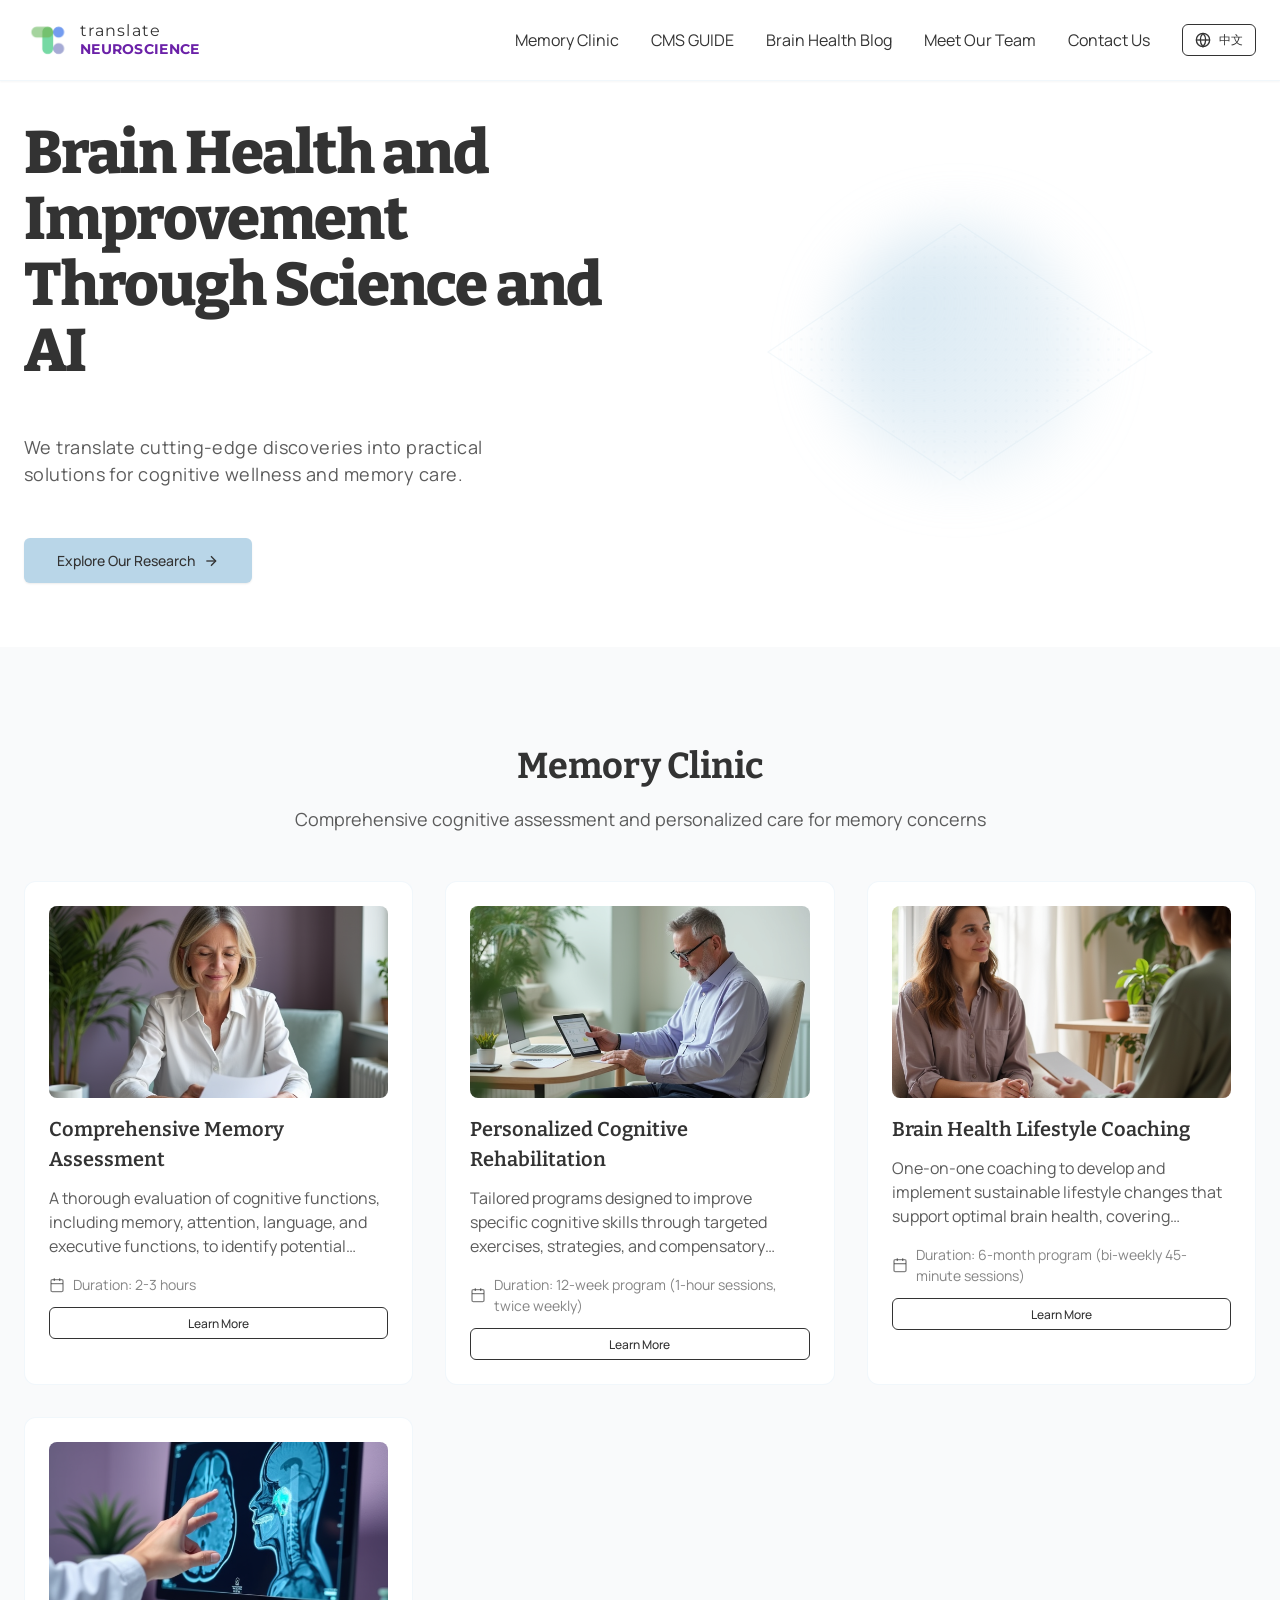
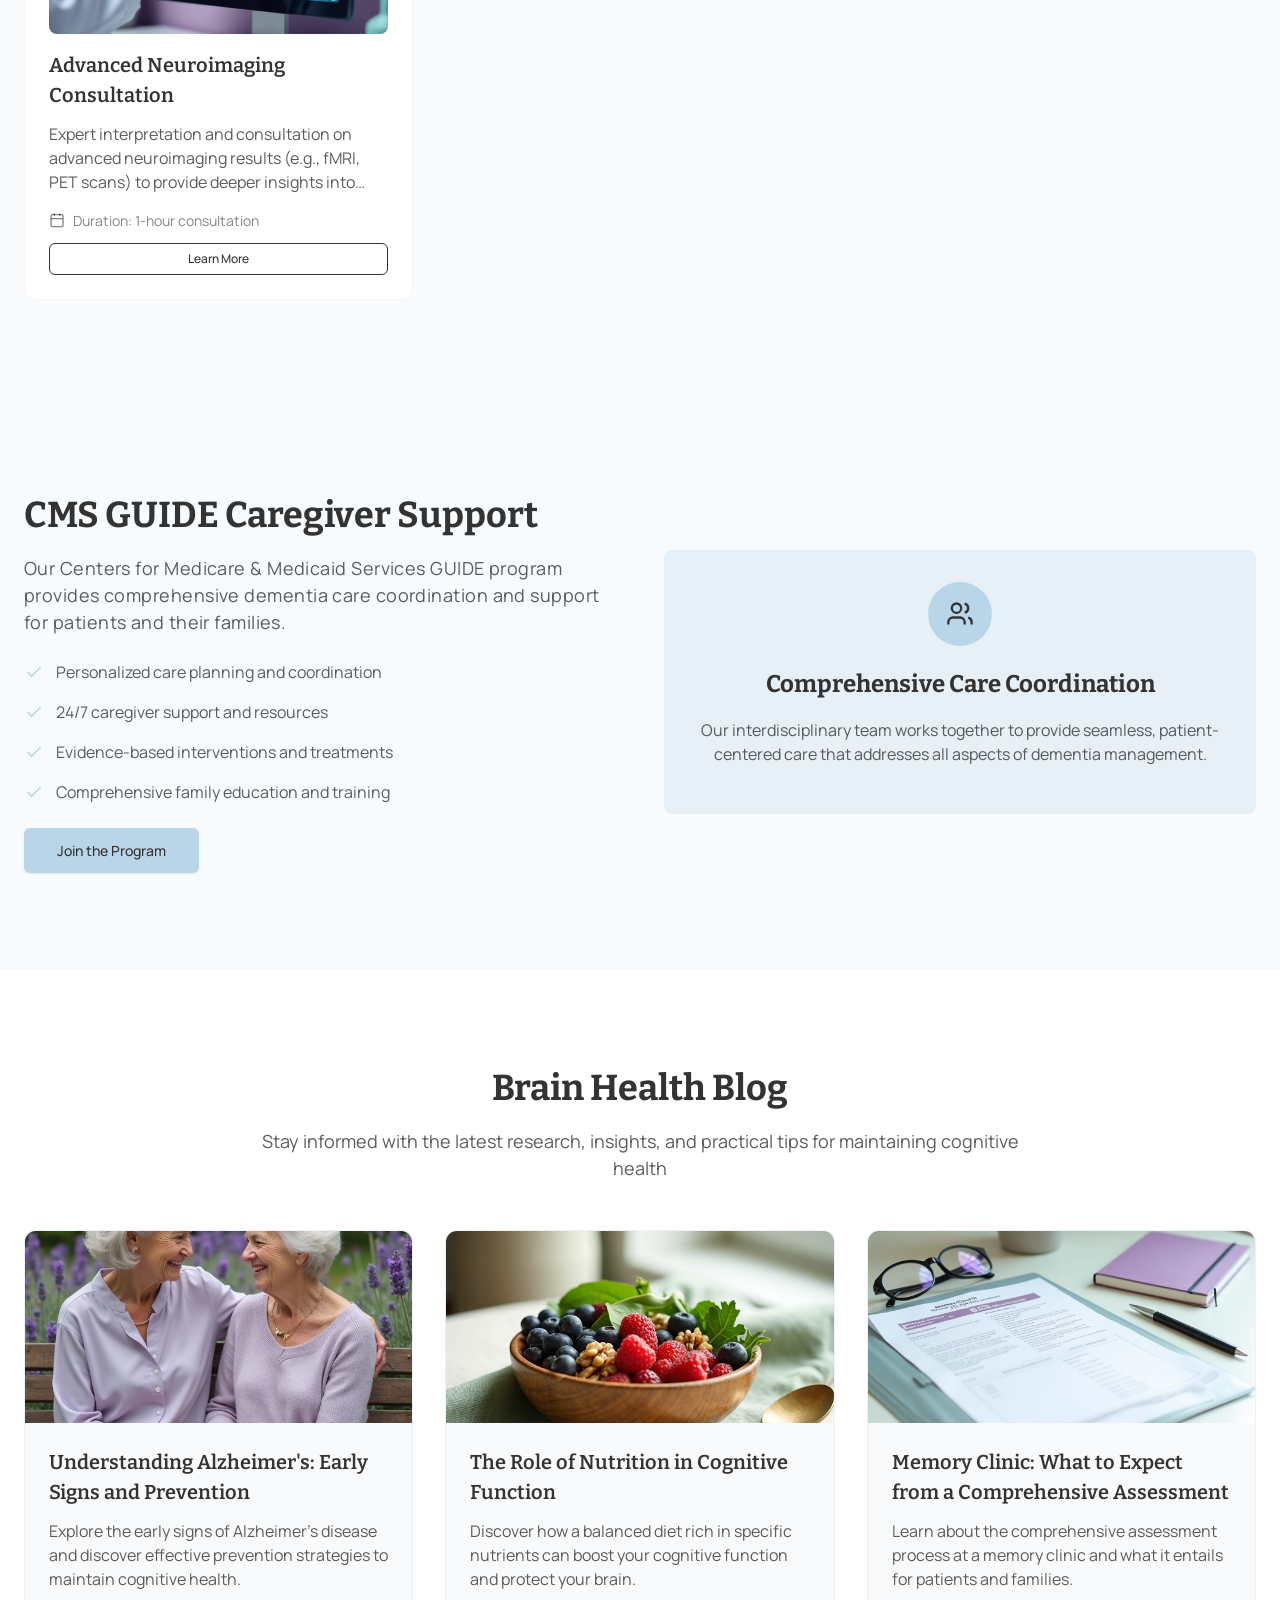
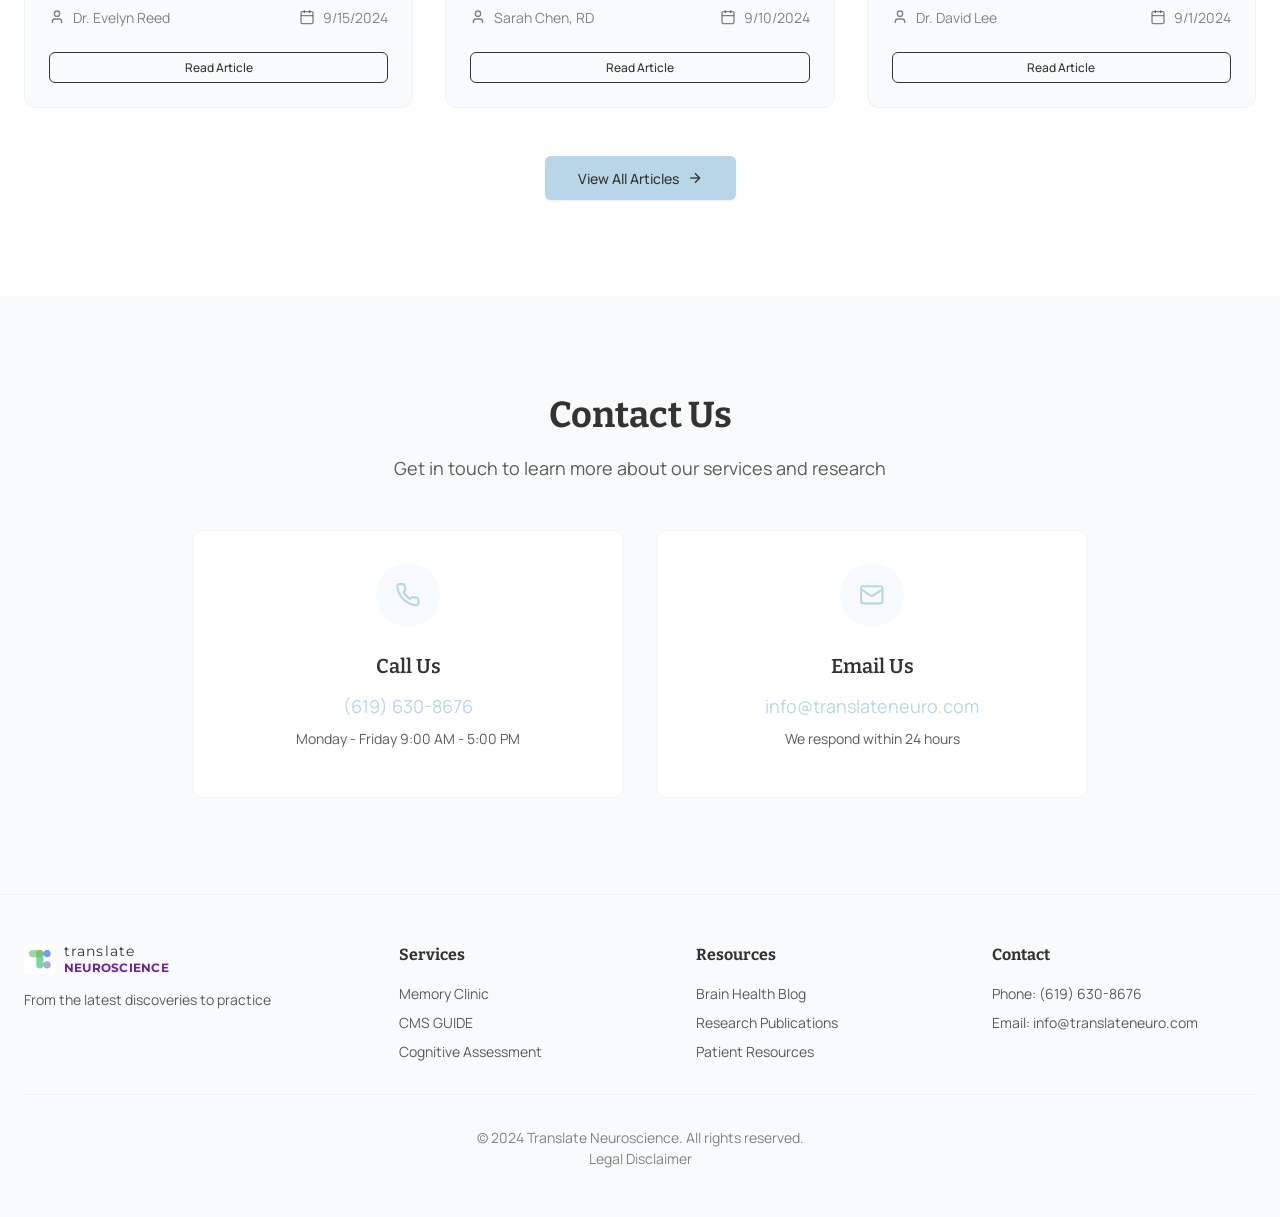
<file: index.html>
<!DOCTYPE html>
<html lang="en">
<head>
  <meta charset="utf-8">
  <meta name="viewport" content="width=device-width, initial-scale=1">
  <title>Home | Translate Neuro</title>
  <meta name="description" content="We translate cutting-edge discoveries into practical solutions for cognitive wellness and memory care.">
  <link rel="preconnect" href="https://fonts.googleapis.com">
  <link rel="preconnect" href="https://fonts.gstatic.com" crossorigin>
  <link href="https://fonts.googleapis.com/css2?family=Bitter:wght@600;700;800&family=Manrope:wght@400;500;600;700&family=Montserrat:wght@400;700&display=swap" rel="stylesheet">
  <link rel="stylesheet" href="css/styles.css">
  <link rel="icon" href="assets/logo.png">
</head>
<body>
  <header class="site-header">
    <div class="wrap">
      <nav class="nav">
        <a class="brand" href="index.html">
          <img src="assets/logo.png" alt="Translate Neuroscience Logo" width="48" height="48">
          <span class="wordmark"><span class="lower">translate</span><br><span class="upper">Neuroscience</span></span>
        </a>
        <div class="nav-links">
          <a href="#memory-clinic" data-en="Memory Clinic" data-zh="記憶診所">Memory Clinic</a>
          <a href="#cms-guide">CMS GUIDE</a>
          <a href="#blog" data-en="Brain Health Blog" data-zh="腦健康部落格">Brain Health Blog</a>
          <a href="introduction.html" data-en="Meet Our Team" data-zh="團隊介紹">Meet Our Team</a>
          <a href="#contact" data-en="Contact Us" data-zh="聯絡我們">Contact Us</a>
          <button class="lang-btn" type="button" data-lang-toggle>
            <svg viewBox="0 0 24 24" fill="none" stroke="currentColor" stroke-width="2" aria-hidden="true"><circle cx="12" cy="12" r="10"></circle><path d="M12 2a14.5 14.5 0 0 0 0 20 14.5 14.5 0 0 0 0-20"></path><path d="M2 12h20"></path></svg>
            <span data-lang-label>中文</span>
          </button>
        </div>
        <div class="menu-slot">
          <button class="menu-toggle" type="button" data-menu-open aria-label="Open menu">
            <svg viewBox="0 0 24 24" fill="none" stroke="currentColor" stroke-width="2"><path d="M4 6h16M4 12h16M4 18h16"></path></svg>
          </button>
          <div class="mobile-menu" data-mobile-menu>
            <div class="menu-head">
              <h3 data-en="Navigation Menu" data-zh="導航菜單">Navigation Menu</h3>
              <button class="icon-btn" type="button" data-menu-close aria-label="Close menu">
                <svg viewBox="0 0 24 24" width="20" height="20" fill="none" stroke="currentColor" stroke-width="2"><path d="M18 6 6 18M6 6l12 12"></path></svg>
              </button>
            </div>
            <p class="menu-label" data-en="Main Pages" data-zh="主要頁面">Main Pages</p>
            <a class="menu-link" href="#memory-clinic" data-menu-close>
              <span class="menu-ico"><svg viewBox="0 0 24 24" fill="none" stroke="currentColor" stroke-width="2"><path d="M12 2a7 7 0 0 0-7 7c0 3 2 5 3 7 1 2 1 4 1 4h6s0-2 1-4c1-2 3-4 3-7a7 7 0 0 0-7-7z"></path></svg></span>
              <span><strong data-en="Memory Clinic" data-zh="記憶診所">Memory Clinic</strong><span data-en="Professional memory assessment" data-zh="專業記憶評估">Professional memory assessment</span></span>
            </a>
            <a class="menu-link" href="#cms-guide" data-menu-close>
              <span class="menu-ico"><svg viewBox="0 0 24 24" fill="none" stroke="currentColor" stroke-width="2"><path d="M16 21v-2a4 4 0 0 0-4-4H6a4 4 0 0 0-4 4v2"></path><circle cx="9" cy="7" r="4"></circle><path d="M22 21v-2a4 4 0 0 0-3-3.87"></path><path d="M16 3.13a4 4 0 0 1 0 7.75"></path></svg></span>
              <span><strong data-en="CMS Guide" data-zh="CMS 指南">CMS Guide</strong><span data-en="Caregiver support program" data-zh="照護者支援計劃">Caregiver support program</span></span>
            </a>
            <a class="menu-link" href="#blog" data-menu-close>
              <span class="menu-ico"><svg viewBox="0 0 24 24" fill="none" stroke="currentColor" stroke-width="2"><path d="M4 19.5A2.5 2.5 0 0 1 6.5 17H20"></path><path d="M6.5 2H20v20H6.5A2.5 2.5 0 0 1 4 19.5v-15A2.5 2.5 0 0 1 6.5 2z"></path></svg></span>
              <span><strong data-en="Brain Health Blog" data-zh="腦健康博客">Brain Health Blog</strong><span data-en="Latest research & insights" data-zh="最新研究與見解">Latest research & insights</span></span>
            </a>
            <a class="menu-link" href="introduction.html" data-menu-close>
              <span class="menu-ico"><svg viewBox="0 0 24 24" fill="none" stroke="currentColor" stroke-width="2"><path d="M19 21v-2a4 4 0 0 0-4-4H9a4 4 0 0 0-4 4v2"></path><circle cx="12" cy="7" r="4"></circle></svg></span>
              <span><strong data-en="Meet Our Team" data-zh="團隊介紹">Meet Our Team</strong><span data-en="Professional medical team" data-zh="專業醫療團隊">Professional medical team</span></span>
            </a>
            <div class="menu-split">
              <p class="menu-label" data-en="Language" data-zh="語言">Language</p>
              <div style="padding: 0 0.75rem 0.5rem;">
                <button class="lang-btn" type="button" data-lang-toggle>
                  <svg viewBox="0 0 24 24" fill="none" stroke="currentColor" stroke-width="2" aria-hidden="true"><circle cx="12" cy="12" r="10"></circle><path d="M12 2a14.5 14.5 0 0 0 0 20 14.5 14.5 0 0 0 0-20"></path><path d="M2 12h20"></path></svg>
                  <span data-lang-label>中文</span>
                </button>
              </div>
            </div>
            <div class="menu-split">
              <p class="menu-label" data-en="Contact" data-zh="聯繫方式">Contact</p>
              <a class="menu-link" href="#contact" data-menu-close>
                <span class="menu-ico"><svg viewBox="0 0 24 24" fill="none" stroke="currentColor" stroke-width="2"><path d="M22 16.92v3a2 2 0 0 1-2.18 2 19.8 19.8 0 0 1-8.63-3.07 19.5 19.5 0 0 1-6-6A19.8 19.8 0 0 1 2.12 4.18 2 2 0 0 1 4.11 2h3a2 2 0 0 1 2 1.72c.13.81.3 1.6.52 2.36a2 2 0 0 1-.45 2.11L8.09 9.91a16 16 0 0 0 6 6l1.27-1.27a2 2 0 0 1 2.11-.45c.76.22 1.55.39 2.36.52A2 2 0 0 1 22 16.92z"></path></svg></span>
                <span><strong data-en="Contact Us" data-zh="聯繫我們">Contact Us</strong><span data-en="Appointments & inquiries" data-zh="預約與諮詢">Appointments & inquiries</span></span>
              </a>
              <div class="menu-actions">
                <a href="tel:+16196308676"><svg viewBox="0 0 24 24" fill="none" stroke="currentColor" stroke-width="2"><path d="M22 16.92v3a2 2 0 0 1-2.18 2 19.8 19.8 0 0 1-8.63-3.07 19.5 19.5 0 0 1-6-6A19.8 19.8 0 0 1 2.12 4.18 2 2 0 0 1 4.11 2h3a2 2 0 0 1 2 1.72c.13.81.3 1.6.52 2.36a2 2 0 0 1-.45 2.11L8.09 9.91a16 16 0 0 0 6 6l1.27-1.27a2 2 0 0 1 2.11-.45c.76.22 1.55.39 2.36.52A2 2 0 0 1 22 16.92z"></path></svg><span data-en="Call" data-zh="致電">Call</span></a>
                <a href="mailto:info@translateneuro.com"><svg viewBox="0 0 24 24" fill="none" stroke="currentColor" stroke-width="2"><rect width="20" height="16" x="2" y="4" rx="2"></rect><path d="m22 7-8.97 5.7a1.94 1.94 0 0 1-2.06 0L2 7"></path></svg><span data-en="Email" data-zh="郵件">Email</span></a>
              </div>
            </div>
          </div>
        </div>
      </nav>
    </div>
  </header>

  <main>
    <section class="hero">
      <div class="wrap hero-grid">
        <div class="stack">
          <h1 data-en="Brain Health and Improvement Through Science and AI" data-zh="應用科學和人工智慧來改善腦的健康">Brain Health and Improvement Through Science and AI</h1>
          <p class="lede muted" data-en="We translate cutting-edge discoveries into practical solutions for cognitive wellness and memory care." data-zh="我們將最新發現轉化為認知健康和記憶護理的實用解決方案。">We translate cutting-edge discoveries into practical solutions for cognitive wellness and memory care.</p>
          <div>
            <a class="btn btn-primary" href="introduction.html">
              <span data-en="Explore Our Research" data-zh="探索我們的研究">Explore Our Research</span>
              <svg viewBox="0 0 24 24" fill="none" stroke="currentColor" stroke-width="2"><path d="M5 12h14"></path><path d="m12 5 7 7-7 7"></path></svg>
            </a>
          </div>
        </div>
        <div class="brain" aria-hidden="true">
          <svg viewBox="0 0 400 300">
            <defs>
              <pattern id="dots" x="0" y="0" width="8" height="8" patternUnits="userSpaceOnUse">
                <circle cx="4" cy="4" r="1" fill="currentColor" opacity="0.6"></circle>
              </pattern>
            </defs>
            <polygon points="200,50 350,150 200,250 50,150" fill="url(#dots)" stroke="currentColor" stroke-width="1" opacity="0.8"></polygon>
          </svg>
          <div class="orb"></div>
        </div>
      </div>
    </section>

    <section class="section section-alt" id="memory-clinic">
      <div class="wrap">
        <div class="center">
          <h2 class="display" data-en="Memory Clinic" data-zh="記憶診所">Memory Clinic</h2>
          <p class="sub" data-en="Comprehensive cognitive assessment and personalized care for memory concerns" data-zh="針對記憶問題的全面認知評估和個人化護理">Comprehensive cognitive assessment and personalized care for memory concerns</p>
        </div>
        <div class="cards three">
          <article class="card">
            <div class="card-body">
              <div class="thumb"><img class="cover" src="assets/service-assessment.png" alt="Comprehensive Memory Assessment"></div>
              <h3 data-en="Comprehensive Memory Assessment" data-zh="Comprehensive Memory Assessment">Comprehensive Memory Assessment</h3>
              <p class="clamp-3" data-en="A thorough evaluation of cognitive functions, including memory, attention, language, and executive functions, to identify potential concerns and establish a baseline for brain health." data-zh="A thorough evaluation of cognitive functions, including memory, attention, language, and executive functions, to identify potential concerns and establish a baseline for brain health.">A thorough evaluation of cognitive functions, including memory, attention, language, and executive functions, to identify potential concerns and establish a baseline for brain health.</p>
              <div class="meta"><svg viewBox="0 0 24 24" fill="none" stroke="currentColor" stroke-width="2"><path d="M8 2v4"></path><path d="M16 2v4"></path><rect width="18" height="18" x="3" y="4" rx="2"></rect><path d="M3 10h18"></path></svg><span><span data-en="Duration" data-zh="持續時間">Duration</span>: <span data-en="2-3 hours" data-zh="2-3 hours">2-3 hours</span></span></div>
              <button class="btn btn-block" type="button" data-en="Learn More" data-zh="瞭解更多">Learn More</button>
            </div>
          </article>
          <article class="card">
            <div class="card-body">
              <div class="thumb"><img class="cover" src="assets/service-rehab.png" alt="Personalized Cognitive Rehabilitation"></div>
              <h3>Personalized Cognitive Rehabilitation</h3>
              <p class="clamp-3">Tailored programs designed to improve specific cognitive skills through targeted exercises, strategies, and compensatory techniques, guided by neuroscience principles.</p>
              <div class="meta"><svg viewBox="0 0 24 24" fill="none" stroke="currentColor" stroke-width="2"><path d="M8 2v4"></path><path d="M16 2v4"></path><rect width="18" height="18" x="3" y="4" rx="2"></rect><path d="M3 10h18"></path></svg><span><span data-en="Duration" data-zh="持續時間">Duration</span>: 12-week program (1-hour sessions, twice weekly)</span></div>
              <button class="btn btn-block" type="button" data-en="Learn More" data-zh="瞭解更多">Learn More</button>
            </div>
          </article>
          <article class="card">
            <div class="card-body">
              <div class="thumb"><img class="cover" src="assets/service-lifestyle.png" alt="Brain Health Lifestyle Coaching"></div>
              <h3>Brain Health Lifestyle Coaching</h3>
              <p class="clamp-3">One-on-one coaching to develop and implement sustainable lifestyle changes that support optimal brain health, covering nutrition, exercise, sleep, stress management, and social engagement.</p>
              <div class="meta"><svg viewBox="0 0 24 24" fill="none" stroke="currentColor" stroke-width="2"><path d="M8 2v4"></path><path d="M16 2v4"></path><rect width="18" height="18" x="3" y="4" rx="2"></rect><path d="M3 10h18"></path></svg><span><span data-en="Duration" data-zh="持續時間">Duration</span>: 6-month program (bi-weekly 45-minute sessions)</span></div>
              <button class="btn btn-block" type="button" data-en="Learn More" data-zh="瞭解更多">Learn More</button>
            </div>
          </article>
          <article class="card">
            <div class="card-body">
              <div class="thumb"><img class="cover" src="assets/service-imaging.png" alt="Advanced Neuroimaging Consultation"></div>
              <h3>Advanced Neuroimaging Consultation</h3>
              <p class="clamp-3">Expert interpretation and consultation on advanced neuroimaging results (e.g., fMRI, PET scans) to provide deeper insights into brain structure and function related to cognitive health.</p>
              <div class="meta"><svg viewBox="0 0 24 24" fill="none" stroke="currentColor" stroke-width="2"><path d="M8 2v4"></path><path d="M16 2v4"></path><rect width="18" height="18" x="3" y="4" rx="2"></rect><path d="M3 10h18"></path></svg><span><span data-en="Duration" data-zh="持續時間">Duration</span>: 1-hour consultation</span></div>
              <button class="btn btn-block" type="button" data-en="Learn More" data-zh="瞭解更多">Learn More</button>
            </div>
          </article>
        </div>
      </div>
    </section>

    <section class="section section-tint" id="cms-guide">
      <div class="wrap split">
        <div>
          <h2 class="display" data-en="CMS GUIDE Caregiver Support" data-zh="CMS GUIDE 家屬照護者支援">CMS GUIDE Caregiver Support</h2>
          <p class="lede muted" style="margin-top:1rem;max-width:none" data-en="Our Centers for Medicare &amp; Medicaid Services GUIDE program provides comprehensive dementia care coordination and support for patients and their families." data-zh="我們的醫療保險和醫療補助服務中心指導項目為患者及其家屬提供全面的失智症護理協調和支援。">Our Centers for Medicare &amp; Medicaid Services GUIDE program provides comprehensive dementia care coordination and support for patients and their families.</p>
          <ul class="checks" style="margin-top:1.5rem">
            <li><svg viewBox="0 0 24 24" fill="none" stroke="currentColor" stroke-width="2"><path d="M20 6 9 17l-5-5"></path></svg><span data-en="Personalized care planning and coordination" data-zh="個人化護理規劃和協調">Personalized care planning and coordination</span></li>
            <li><svg viewBox="0 0 24 24" fill="none" stroke="currentColor" stroke-width="2"><path d="M20 6 9 17l-5-5"></path></svg><span data-en="24/7 caregiver support and resources" data-zh="24/7照護者支援和資源">24/7 caregiver support and resources</span></li>
            <li><svg viewBox="0 0 24 24" fill="none" stroke="currentColor" stroke-width="2"><path d="M20 6 9 17l-5-5"></path></svg><span data-en="Evidence-based interventions and treatments" data-zh="循證干預和治療">Evidence-based interventions and treatments</span></li>
            <li><svg viewBox="0 0 24 24" fill="none" stroke="currentColor" stroke-width="2"><path d="M20 6 9 17l-5-5"></path></svg><span data-en="Comprehensive family education and training" data-zh="全面的家庭教育和培訓">Comprehensive family education and training</span></li>
          </ul>
          <div style="margin-top:1.5rem">
            <a class="btn btn-primary" href="https://info.ianacare.com/guide-tn" target="_blank" rel="noopener noreferrer" data-en="Join the Program" data-zh="加入項目">Join the Program</a>
          </div>
        </div>
        <div class="feature-panel">
          <div class="feature-icon" aria-hidden="true">
            <svg viewBox="0 0 24 24" fill="none" stroke="currentColor" stroke-width="2"><path d="M16 21v-2a4 4 0 0 0-4-4H6a4 4 0 0 0-4 4v2"></path><circle cx="9" cy="7" r="4"></circle><path d="M22 21v-2a4 4 0 0 0-3-3.87"></path><path d="M16 3.13a4 4 0 0 1 0 7.75"></path></svg>
          </div>
          <h3 data-en="Comprehensive Care Coordination" data-zh="全面護理協調">Comprehensive Care Coordination</h3>
          <p class="muted" data-en="Our interdisciplinary team works together to provide seamless, patient-centered care that addresses all aspects of dementia management." data-zh="我們的跨學科團隊共同合作，提供無縫的、以患者為中心的護理，解決失智症管理的各個方面。">Our interdisciplinary team works together to provide seamless, patient-centered care that addresses all aspects of dementia management.</p>
        </div>
      </div>
    </section>

    <section class="section" id="blog">
      <div class="wrap">
        <div class="center">
          <h2 class="display" data-en="Brain Health Blog" data-zh="腦健康部落格">Brain Health Blog</h2>
          <p class="sub" data-en="Stay informed with the latest research, insights, and practical tips for maintaining cognitive health" data-zh="瞭解最新研究、見解和維護認知健康的實用技巧">Stay informed with the latest research, insights, and practical tips for maintaining cognitive health</p>
        </div>
        <div class="cards three">
          <article class="card soft">
            <img class="cover" src="assets/blog-alzheimers.png" alt="Understanding Alzheimer's: Early Signs and Prevention">
            <div class="card-body">
              <h3 class="clamp-2">Understanding Alzheimer's: Early Signs and Prevention</h3>
              <p class="clamp-3">Explore the early signs of Alzheimer's disease and discover effective prevention strategies to maintain cognitive health.</p>
              <div class="meta between">
                <span class="meta"><svg viewBox="0 0 24 24" fill="none" stroke="currentColor" stroke-width="2"><path d="M19 21v-2a4 4 0 0 0-4-4H9a4 4 0 0 0-4 4v2"></path><circle cx="12" cy="7" r="4"></circle></svg>Dr. Evelyn Reed</span>
                <span class="meta"><svg viewBox="0 0 24 24" fill="none" stroke="currentColor" stroke-width="2"><rect width="18" height="18" x="3" y="4" rx="2"></rect><path d="M16 2v4M8 2v4M3 10h18"></path></svg>9/15/2024</span>
              </div>
              <button class="btn btn-block" type="button" data-en="Read Article" data-zh="閱讀文章">Read Article</button>
            </div>
          </article>
          <article class="card soft">
            <img class="cover" src="assets/blog-nutrition.png" alt="The Role of Nutrition in Cognitive Function">
            <div class="card-body">
              <h3 class="clamp-2">The Role of Nutrition in Cognitive Function</h3>
              <p class="clamp-3">Discover how a balanced diet rich in specific nutrients can boost your cognitive function and protect your brain.</p>
              <div class="meta between">
                <span class="meta"><svg viewBox="0 0 24 24" fill="none" stroke="currentColor" stroke-width="2"><path d="M19 21v-2a4 4 0 0 0-4-4H9a4 4 0 0 0-4 4v2"></path><circle cx="12" cy="7" r="4"></circle></svg>Sarah Chen, RD</span>
                <span class="meta"><svg viewBox="0 0 24 24" fill="none" stroke="currentColor" stroke-width="2"><rect width="18" height="18" x="3" y="4" rx="2"></rect><path d="M16 2v4M8 2v4M3 10h18"></path></svg>9/10/2024</span>
              </div>
              <button class="btn btn-block" type="button" data-en="Read Article" data-zh="閱讀文章">Read Article</button>
            </div>
          </article>
          <article class="card soft">
            <img class="cover" src="assets/blog-assessment.png" alt="Memory Clinic: What to Expect from a Comprehensive Assessment">
            <div class="card-body">
              <h3 class="clamp-2">Memory Clinic: What to Expect from a Comprehensive Assessment</h3>
              <p class="clamp-3">Learn about the comprehensive assessment process at a memory clinic and what it entails for patients and families.</p>
              <div class="meta between">
                <span class="meta"><svg viewBox="0 0 24 24" fill="none" stroke="currentColor" stroke-width="2"><path d="M19 21v-2a4 4 0 0 0-4-4H9a4 4 0 0 0-4 4v2"></path><circle cx="12" cy="7" r="4"></circle></svg>Dr. David Lee</span>
                <span class="meta"><svg viewBox="0 0 24 24" fill="none" stroke="currentColor" stroke-width="2"><rect width="18" height="18" x="3" y="4" rx="2"></rect><path d="M16 2v4M8 2v4M3 10h18"></path></svg>9/1/2024</span>
              </div>
              <button class="btn btn-block" type="button" data-en="Read Article" data-zh="閱讀文章">Read Article</button>
            </div>
          </article>
        </div>
        <div class="more">
          <button class="btn btn-primary" type="button">
            <span data-en="View All Articles" data-zh="查看所有文章">View All Articles</span>
            <svg viewBox="0 0 24 24" fill="none" stroke="currentColor" stroke-width="2"><path d="M5 12h14"></path><path d="m12 5 7 7-7 7"></path></svg>
          </button>
        </div>
      </div>
    </section>

    <section class="section section-alt" id="contact">
      <div class="wrap">
        <div class="center">
          <h2 class="display" data-en="Contact Us" data-zh="聯絡我們">Contact Us</h2>
          <p class="sub" data-en="Get in touch to learn more about our services and research" data-zh="聯繫我們了解更多關於我們的服務和研究">Get in touch to learn more about our services and research</p>
        </div>
        <div class="cards two contact-grid">
          <article class="card contact-card">
            <div class="bubble"><svg viewBox="0 0 24 24" fill="none" stroke="currentColor" stroke-width="2"><path d="M22 16.92v3a2 2 0 0 1-2.18 2 19.8 19.8 0 0 1-8.63-3.07 19.5 19.5 0 0 1-6-6A19.8 19.8 0 0 1 2.12 4.18 2 2 0 0 1 4.11 2h3a2 2 0 0 1 2 1.72c.13.81.3 1.6.52 2.36a2 2 0 0 1-.45 2.11L8.09 9.91a16 16 0 0 0 6 6l1.27-1.27a2 2 0 0 1 2.11-.45c.76.22 1.55.39 2.36.52A2 2 0 0 1 22 16.92z"></path></svg></div>
            <h3 data-en="Call Us" data-zh="電話聯繫">Call Us</h3>
            <a href="tel:+16196308676">(619) 630-8676</a>
            <p class="faint" data-en="Monday - Friday 9:00 AM - 5:00 PM" data-zh="週一至週五 9:00 AM - 5:00 PM">Monday - Friday 9:00 AM - 5:00 PM</p>
          </article>
          <article class="card contact-card">
            <div class="bubble"><svg viewBox="0 0 24 24" fill="none" stroke="currentColor" stroke-width="2"><rect width="20" height="16" x="2" y="4" rx="2"></rect><path d="m22 7-8.97 5.7a1.94 1.94 0 0 1-2.06 0L2 7"></path></svg></div>
            <h3 data-en="Email Us" data-zh="電子郵件">Email Us</h3>
            <a href="mailto:info@translateneuro.com">info@translateneuro.com</a>
            <p class="faint" data-en="We respond within 24 hours" data-zh="我們會在24小時內回覆">We respond within 24 hours</p>
          </article>
        </div>
      </div>
    </section>
  </main>

  <footer class="site-footer">
    <div class="wrap">
      <div class="footer-grid">
        <div class="footer-brand">
          <div class="brand">
            <img src="assets/logo.png" alt="Translate Neuroscience Logo" width="32" height="32">
            <span class="wordmark"><span class="lower">translate</span><br><span class="upper">Neuroscience</span></span>
          </div>
          <p class="muted" style="font-size:.875rem" data-en="From the latest discoveries to practice" data-zh="從最新發現到應用">From the latest discoveries to practice</p>
        </div>
        <div>
          <h4 data-en="Services" data-zh="服務">Services</h4>
          <ul>
            <li><a href="#memory-clinic" data-en="Memory Clinic" data-zh="記憶診所">Memory Clinic</a></li>
            <li><a href="#cms-guide">CMS GUIDE</a></li>
            <li><a href="#" data-en="Cognitive Assessment" data-zh="認知評估">Cognitive Assessment</a></li>
          </ul>
        </div>
        <div>
          <h4 data-en="Resources" data-zh="資源">Resources</h4>
          <ul>
            <li><a href="#blog" data-en="Brain Health Blog" data-zh="腦健康部落格">Brain Health Blog</a></li>
            <li><a href="#" data-en="Research Publications" data-zh="研究出版物">Research Publications</a></li>
            <li><a href="#" data-en="Patient Resources" data-zh="患者資源">Patient Resources</a></li>
          </ul>
        </div>
        <div>
          <h4 data-en="Contact" data-zh="聯絡方式">Contact</h4>
          <ul>
            <li><span data-en="Phone" data-zh="電話">Phone</span>: (619) 630-8676</li>
            <li><span data-en="Email" data-zh="電子郵件">Email</span>: info@translateneuro.com</li>
          </ul>
        </div>
      </div>
      <div class="legal-row">
        <span data-en="© 2024 Translate Neuroscience. All rights reserved." data-zh="© 2024 詮譯腦科。版權所有。">© 2024 Translate Neuroscience. All rights reserved.</span><br>
        <a class="legal" href="legal-disclaimer.html" data-en="Legal Disclaimer" data-zh="法律免責聲明">Legal Disclaimer</a>
      </div>
    </div>
  </footer>
  <script src="js/site.js"></script>
  <script src="https://widgets.leadconnectorhq.com/loader.js" data-resources-url="https://widgets.leadconnectorhq.com/chat-widget/loader.js" data-widget-id="6ad66be6d3ae3b035cd1f475"></script>
</body>
</html>
</file>
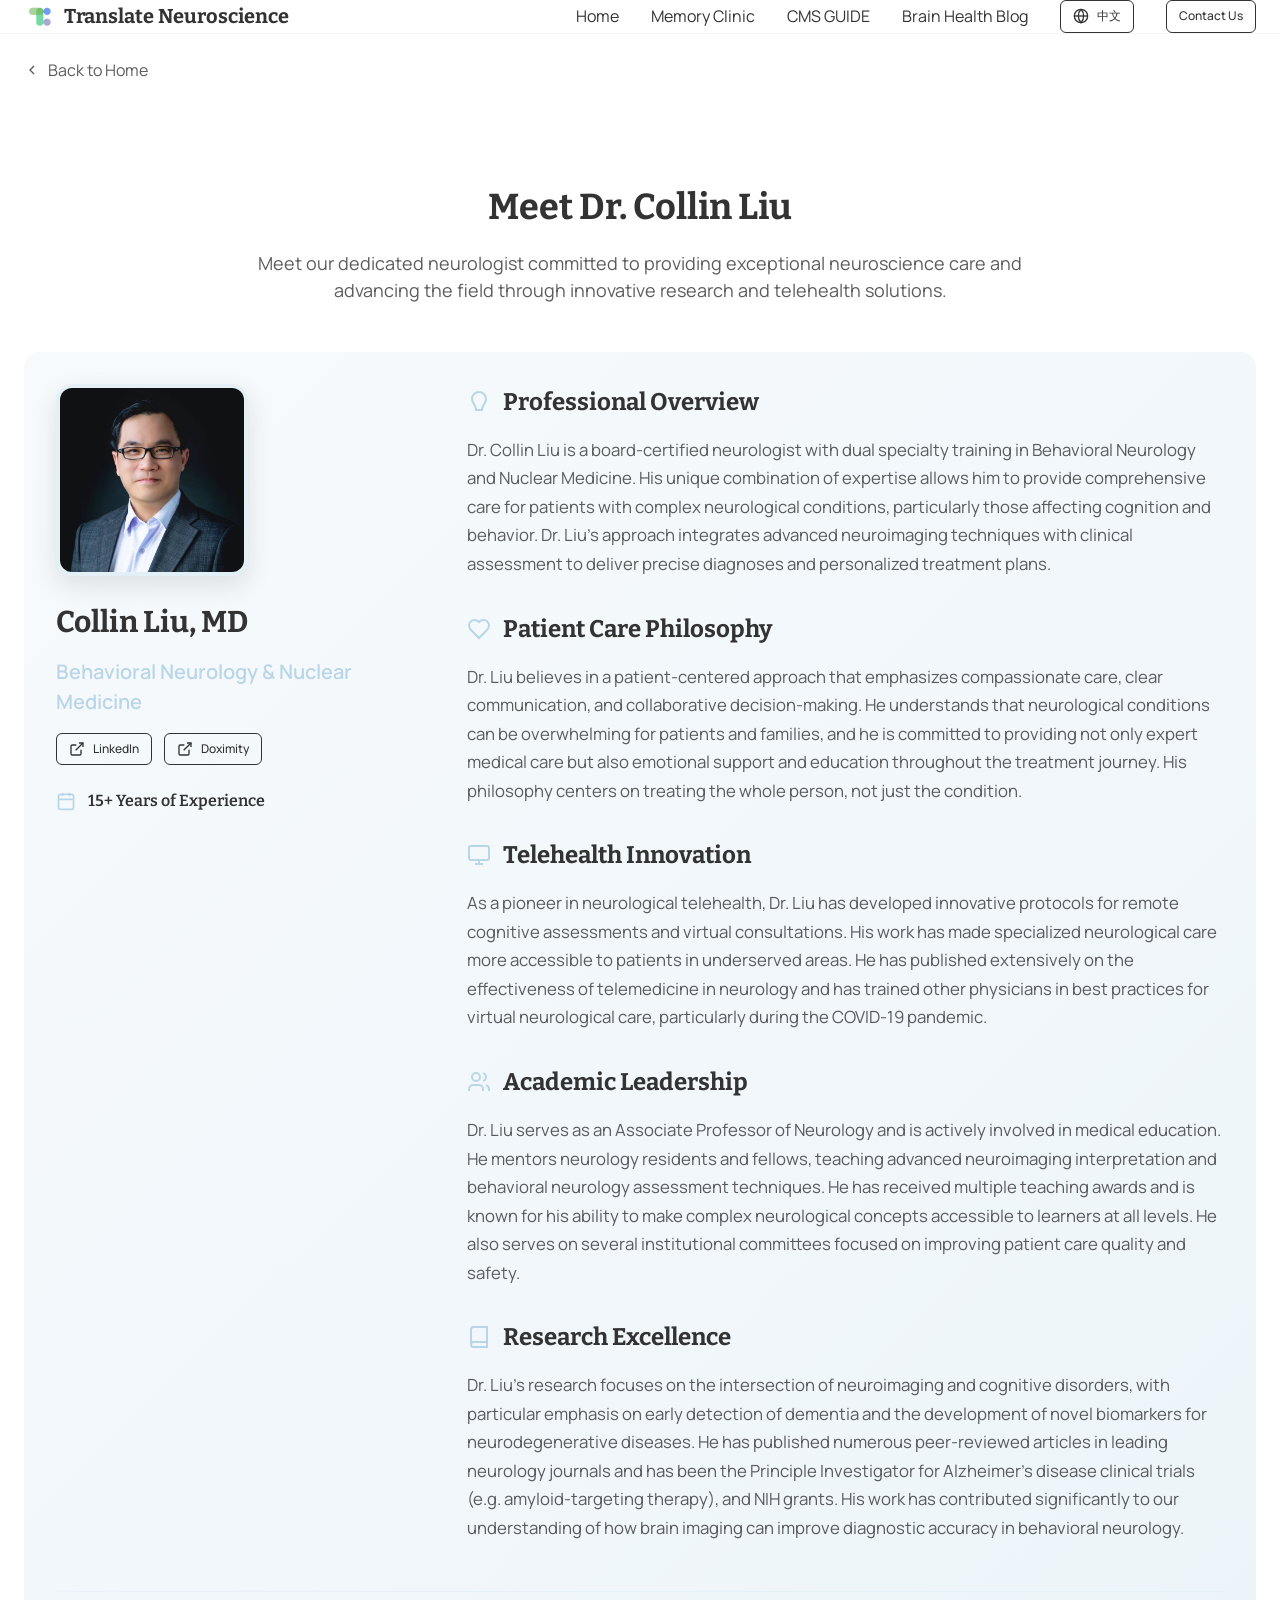
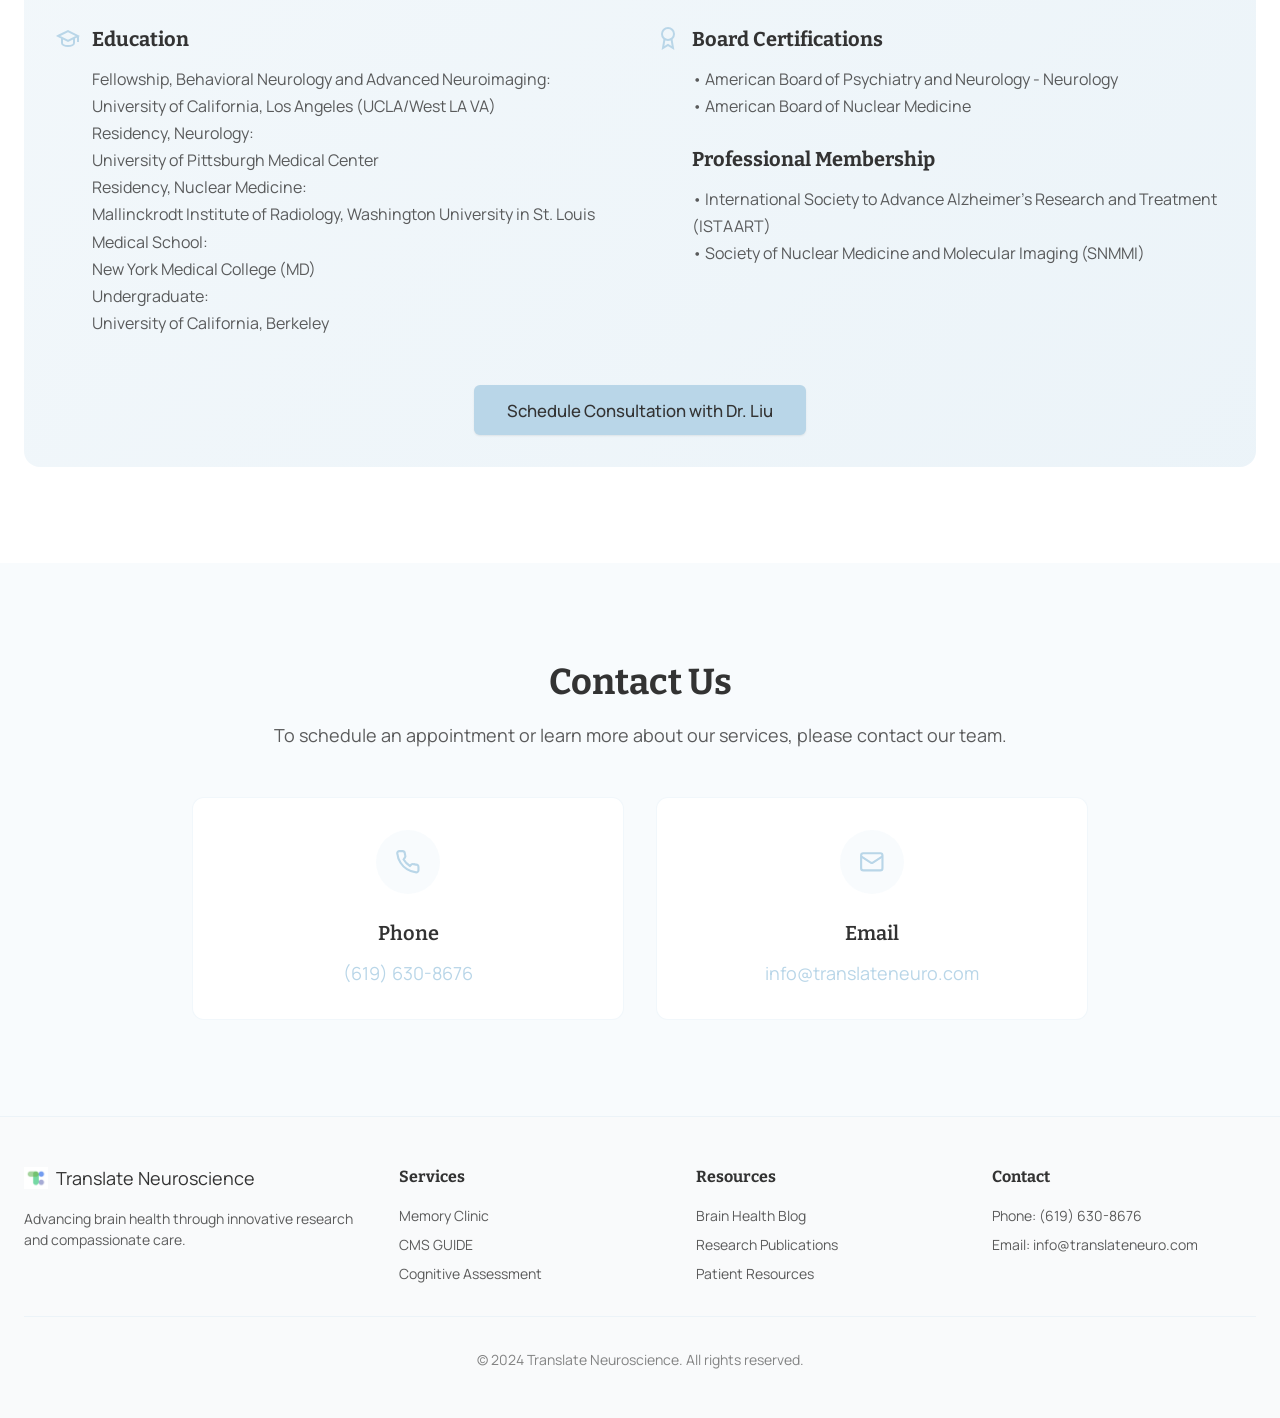
<file: introduction.html>
<!DOCTYPE html>
<html lang="en">
<head>
  <meta charset="utf-8">
  <meta name="viewport" content="width=device-width, initial-scale=1">
  <title>Meet Dr. Collin Liu | Translate Neuro</title>
  <meta name="description" content="Meet Dr. Collin Liu, a neurologist committed to neuroscience care, research, and telehealth.">
  <link rel="preconnect" href="https://fonts.googleapis.com">
  <link rel="preconnect" href="https://fonts.gstatic.com" crossorigin>
  <link href="https://fonts.googleapis.com/css2?family=Bitter:wght@600;700;800&family=Manrope:wght@400;500;600;700&family=Montserrat:wght@400;700&display=swap" rel="stylesheet">
  <link rel="stylesheet" href="css/styles.css">
  <link rel="icon" href="assets/logo.png">
</head>
<body>
  <header class="page-header">
    <div class="wrap">
      <nav class="nav">
        <a class="brand" href="index.html">
          <img src="assets/logo.png" alt="Translate Neuroscience Logo" width="32" height="32">
          <span class="brand-name" data-en="Translate Neuroscience" data-zh="詮譯腦科">Translate Neuroscience</span>
        </a>
        <div class="nav-links">
          <a href="index.html" data-en="Home" data-zh="首頁">Home</a>
          <a href="index.html#memory-clinic" data-en="Memory Clinic" data-zh="記憶診所">Memory Clinic</a>
          <a href="index.html#cms-guide">CMS GUIDE</a>
          <a href="index.html#blog" data-en="Brain Health Blog" data-zh="腦健康部落格">Brain Health Blog</a>
          <button class="lang-btn" type="button" data-lang-toggle>
            <svg viewBox="0 0 24 24" fill="none" stroke="currentColor" stroke-width="2" aria-hidden="true"><circle cx="12" cy="12" r="10"></circle><path d="M12 2a14.5 14.5 0 0 0 0 20 14.5 14.5 0 0 0 0-20"></path><path d="M2 12h20"></path></svg>
            <span data-lang-label>中文</span>
          </button>
          <a class="btn" href="#intro-contact" data-en="Contact Us" data-zh="聯絡我們">Contact Us</a>
        </div>
      </nav>
    </div>
  </header>

  <main>
    <div class="wrap">
      <a class="back" href="index.html">
        <svg viewBox="0 0 24 24" fill="none" stroke="currentColor" stroke-width="2"><path d="m15 18-6-6 6-6"></path></svg>
        <span data-en="Back to Home" data-zh="返回首頁">Back to Home</span>
      </a>
    </div>

    <section class="section">
      <div class="wrap">
        <div class="center" style="margin-bottom:3rem">
          <h1 class="display" style="font-size:2.25rem" data-en="Meet Dr. Collin Liu" data-zh="劉醫師介紹">Meet Dr. Collin Liu</h1>
          <p class="sub" data-en="Meet our dedicated neurologist committed to providing exceptional neuroscience care and advancing the field through innovative research and telehealth solutions." data-zh="認識我們的專業神經科醫師，致力於提供最優質的神經科學護理和研究。">Meet our dedicated neurologist committed to providing exceptional neuroscience care and advancing the field through innovative research and telehealth solutions.</p>
        </div>

        <article class="profile">
          <div class="profile-grid">
            <div class="profile-side">
              <div class="portrait">
                <img src="assets/collin-liu.png" alt="Dr. Collin Liu, MD - Professional headshot" width="192" height="192">
              </div>
              <h2 style="font-size:1.875rem;margin-bottom:.75rem">Collin Liu, MD</h2>
              <p class="specialty">Behavioral Neurology &amp; Nuclear Medicine</p>
              <div class="row-actions">
                <button class="btn" type="button">
                  <svg viewBox="0 0 24 24" fill="none" stroke="currentColor" stroke-width="2"><path d="M15 3h6v6"></path><path d="M10 14 21 3"></path><path d="M18 13v6a2 2 0 0 1-2 2H5a2 2 0 0 1-2-2V8a2 2 0 0 1 2-2h6"></path></svg>
                  LinkedIn
                </button>
                <button class="btn" type="button">
                  <svg viewBox="0 0 24 24" fill="none" stroke="currentColor" stroke-width="2"><path d="M15 3h6v6"></path><path d="M10 14 21 3"></path><path d="M18 13v6a2 2 0 0 1-2 2H5a2 2 0 0 1-2-2V8a2 2 0 0 1 2-2h6"></path></svg>
                  Doximity
                </button>
              </div>
              <div class="years">
                <svg viewBox="0 0 24 24" fill="none" stroke="currentColor" stroke-width="2"><rect width="18" height="18" x="3" y="4" rx="2"></rect><path d="M16 2v4M8 2v4M3 10h18"></path></svg>
                <span>15+ <span data-en="Years of Experience" data-zh="年經驗">Years of Experience</span></span>
              </div>
            </div>
            <div>
              <div class="bio-block">
                <h3><svg viewBox="0 0 24 24" fill="none" stroke="currentColor" stroke-width="2"><path d="M12 2a7 7 0 0 0-7 7c0 3 2 5 3 7 1 2 1 4 1 4h6s0-2 1-4c1-2 3-4 3-7a7 7 0 0 0-7-7z"></path></svg><span data-en="Professional Overview" data-zh="專業概述">Professional Overview</span></h3>
                <p>Dr. Collin Liu is a board-certified neurologist with dual specialty training in Behavioral Neurology and Nuclear Medicine. His unique combination of expertise allows him to provide comprehensive care for patients with complex neurological conditions, particularly those affecting cognition and behavior. Dr. Liu's approach integrates advanced neuroimaging techniques with clinical assessment to deliver precise diagnoses and personalized treatment plans.</p>
              </div>
              <div class="bio-block">
                <h3><svg viewBox="0 0 24 24" fill="none" stroke="currentColor" stroke-width="2"><path d="M19 14c1.49-1.46 3-3.21 3-5.5A5.5 5.5 0 0 0 16.5 3c-1.76 0-3 .5-4.5 2-1.5-1.5-2.74-2-4.5-2A5.5 5.5 0 0 0 2 8.5c0 2.3 1.5 4.05 3 5.5l7 7Z"></path></svg><span data-en="Patient Care Philosophy" data-zh="患者護理理念">Patient Care Philosophy</span></h3>
                <p>Dr. Liu believes in a patient-centered approach that emphasizes compassionate care, clear communication, and collaborative decision-making. He understands that neurological conditions can be overwhelming for patients and families, and he is committed to providing not only expert medical care but also emotional support and education throughout the treatment journey. His philosophy centers on treating the whole person, not just the condition.</p>
              </div>
              <div class="bio-block">
                <h3><svg viewBox="0 0 24 24" fill="none" stroke="currentColor" stroke-width="2"><rect width="20" height="14" x="2" y="3" rx="2"></rect><path d="M8 21h8M12 17v4"></path></svg><span data-en="Telehealth Innovation" data-zh="遠程醫療創新">Telehealth Innovation</span></h3>
                <p>As a pioneer in neurological telehealth, Dr. Liu has developed innovative protocols for remote cognitive assessments and virtual consultations. His work has made specialized neurological care more accessible to patients in underserved areas. He has published extensively on the effectiveness of telemedicine in neurology and has trained other physicians in best practices for virtual neurological care, particularly during the COVID-19 pandemic.</p>
              </div>
              <div class="bio-block">
                <h3><svg viewBox="0 0 24 24" fill="none" stroke="currentColor" stroke-width="2"><path d="M16 21v-2a4 4 0 0 0-4-4H6a4 4 0 0 0-4 4v2"></path><circle cx="9" cy="7" r="4"></circle><path d="M22 21v-2a4 4 0 0 0-3-3.87"></path><path d="M16 3.13a4 4 0 0 1 0 7.75"></path></svg><span data-en="Academic Leadership" data-zh="學術領導">Academic Leadership</span></h3>
                <p>Dr. Liu serves as an Associate Professor of Neurology and is actively involved in medical education. He mentors neurology residents and fellows, teaching advanced neuroimaging interpretation and behavioral neurology assessment techniques. He has received multiple teaching awards and is known for his ability to make complex neurological concepts accessible to learners at all levels. He also serves on several institutional committees focused on improving patient care quality and safety.</p>
              </div>
              <div class="bio-block">
                <h3><svg viewBox="0 0 24 24" fill="none" stroke="currentColor" stroke-width="2"><path d="M4 19.5A2.5 2.5 0 0 1 6.5 17H20"></path><path d="M6.5 2H20v20H6.5A2.5 2.5 0 0 1 4 19.5v-15A2.5 2.5 0 0 1 6.5 2z"></path></svg><span data-en="Research Excellence" data-zh="研究卓越">Research Excellence</span></h3>
                <p>Dr. Liu's research focuses on the intersection of neuroimaging and cognitive disorders, with particular emphasis on early detection of dementia and the development of novel biomarkers for neurodegenerative diseases. He has published numerous peer-reviewed articles in leading neurology journals and has been the Principle Investigator for Alzheimer's disease clinical trials (e.g. amyloid-targeting therapy), and NIH grants. His work has contributed significantly to our understanding of how brain imaging can improve diagnostic accuracy in behavioral neurology.</p>
              </div>
            </div>
          </div>

          <div class="facts">
            <div class="fact">
              <svg viewBox="0 0 24 24" fill="none" stroke="currentColor" stroke-width="2"><path d="M22 10v6M2 10l10-5 10 5-10 5z"></path><path d="M6 12v5c0 1.7 2.7 3 6 3s6-1.3 6-3v-5"></path></svg>
              <div>
                <h4 data-en="Education" data-zh="教育背景">Education</h4>
                <div class="pre">Fellowship, Behavioral Neurology and Advanced Neuroimaging:
University of California, Los Angeles (UCLA/West LA VA)
Residency, Neurology:
University of Pittsburgh Medical Center
Residency, Nuclear Medicine:
Mallinckrodt Institute of Radiology, Washington University in St. Louis
Medical School:
New York Medical College (MD)
Undergraduate:
University of California, Berkeley</div>
              </div>
            </div>
            <div class="fact">
              <svg viewBox="0 0 24 24" fill="none" stroke="currentColor" stroke-width="2"><circle cx="12" cy="8" r="6"></circle><path d="M15.477 12.89 17 22l-5-3-5 3 1.523-9.11"></path></svg>
              <div>
                <h4 data-en="Board Certifications" data-zh="專業認證">Board Certifications</h4>
                <div class="member-list">• American Board of Psychiatry and Neurology - Neurology<br>• American Board of Nuclear Medicine</div>
                <h4 style="margin-top:1.5rem" data-en="Professional Membership" data-zh="專業會員資格">Professional Membership</h4>
                <div class="member-list">• International Society to Advance Alzheimer's Research and Treatment (ISTAART)<br>• Society of Nuclear Medicine and Molecular Imaging (SNMMI)</div>
              </div>
            </div>
          </div>
          <div class="schedule">
            <a class="btn btn-primary" href="#intro-contact" style="font-size:1.05rem" data-en="Schedule Consultation with Dr. Liu" data-zh="預約諮詢">Schedule Consultation with Dr. Liu</a>
          </div>
        </article>
      </div>
    </section>

    <section class="section section-tint" id="intro-contact">
      <div class="wrap">
        <div class="center">
          <h2 class="display" data-en="Contact Us" data-zh="聯絡我們">Contact Us</h2>
          <p class="sub" data-en="To schedule an appointment or learn more about our services, please contact our team." data-zh="如需預約或瞭解更多資訊，請聯絡我們的團隊。">To schedule an appointment or learn more about our services, please contact our team.</p>
        </div>
        <div class="cards two contact-grid">
          <article class="card contact-card">
            <div class="bubble"><svg viewBox="0 0 24 24" fill="none" stroke="currentColor" stroke-width="2"><path d="M22 16.92v3a2 2 0 0 1-2.18 2 19.8 19.8 0 0 1-8.63-3.07 19.5 19.5 0 0 1-6-6A19.8 19.8 0 0 1 2.12 4.18 2 2 0 0 1 4.11 2h3a2 2 0 0 1 2 1.72c.13.81.3 1.6.52 2.36a2 2 0 0 1-.45 2.11L8.09 9.91a16 16 0 0 0 6 6l1.27-1.27a2 2 0 0 1 2.11-.45c.76.22 1.55.39 2.36.52A2 2 0 0 1 22 16.92z"></path></svg></div>
            <h3 data-en="Phone" data-zh="電話">Phone</h3>
            <a href="tel:+16196308676">(619) 630-8676</a>
          </article>
          <article class="card contact-card">
            <div class="bubble"><svg viewBox="0 0 24 24" fill="none" stroke="currentColor" stroke-width="2"><rect width="20" height="16" x="2" y="4" rx="2"></rect><path d="m22 7-8.97 5.7a1.94 1.94 0 0 1-2.06 0L2 7"></path></svg></div>
            <h3 data-en="Email" data-zh="電子郵件">Email</h3>
            <a href="mailto:info@translateneuro.com">info@translateneuro.com</a>
          </article>
        </div>
      </div>
    </section>
  </main>

  <footer class="site-footer">
    <div class="wrap">
      <div class="footer-grid">
        <div>
          <div class="brand" style="margin-bottom:1rem">
            <img src="assets/logo.png" alt="Translate Neuroscience Logo" width="24" height="24" style="width:1.5rem;height:1.5rem">
            <span class="brand-name" style="font-size:1.125rem" data-en="Translate Neuroscience" data-zh="詮譯腦科">Translate Neuroscience</span>
          </div>
          <p class="muted" style="font-size:.875rem" data-en="Advancing brain health through innovative research and compassionate care." data-zh="透過創新研究和富有同情心的護理推進腦健康。">Advancing brain health through innovative research and compassionate care.</p>
        </div>
        <div>
          <h4 data-en="Services" data-zh="服務">Services</h4>
          <ul>
            <li><a href="index.html#memory-clinic" data-en="Memory Clinic" data-zh="記憶診所">Memory Clinic</a></li>
            <li><a href="index.html#cms-guide">CMS GUIDE</a></li>
            <li><a href="#" data-en="Cognitive Assessment" data-zh="認知評估">Cognitive Assessment</a></li>
          </ul>
        </div>
        <div>
          <h4 data-en="Resources" data-zh="資源">Resources</h4>
          <ul>
            <li><a href="index.html#blog" data-en="Brain Health Blog" data-zh="腦健康部落格">Brain Health Blog</a></li>
            <li><a href="#" data-en="Research Publications" data-zh="研究出版物">Research Publications</a></li>
            <li><a href="#" data-en="Patient Resources" data-zh="患者資源">Patient Resources</a></li>
          </ul>
        </div>
        <div>
          <h4 data-en="Contact" data-zh="聯絡方式">Contact</h4>
          <ul>
            <li><span data-en="Phone" data-zh="電話">Phone</span>: (619) 630-8676</li>
            <li><span data-en="Email" data-zh="電子郵件">Email</span>: info@translateneuro.com</li>
          </ul>
        </div>
      </div>
      <div class="legal-row">
        <span data-en="© 2024 Translate Neuroscience. All rights reserved." data-zh="© 2024 詮譯腦科。版權所有。">© 2024 Translate Neuroscience. All rights reserved.</span>
      </div>
    </div>
  </footer>
  <script src="js/site.js"></script>
  <script src="https://widgets.leadconnectorhq.com/loader.js" data-resources-url="https://widgets.leadconnectorhq.com/chat-widget/loader.js" data-widget-id="6ad66be6d3ae3b035cd1f475"></script>
</body>
</html>
</file>
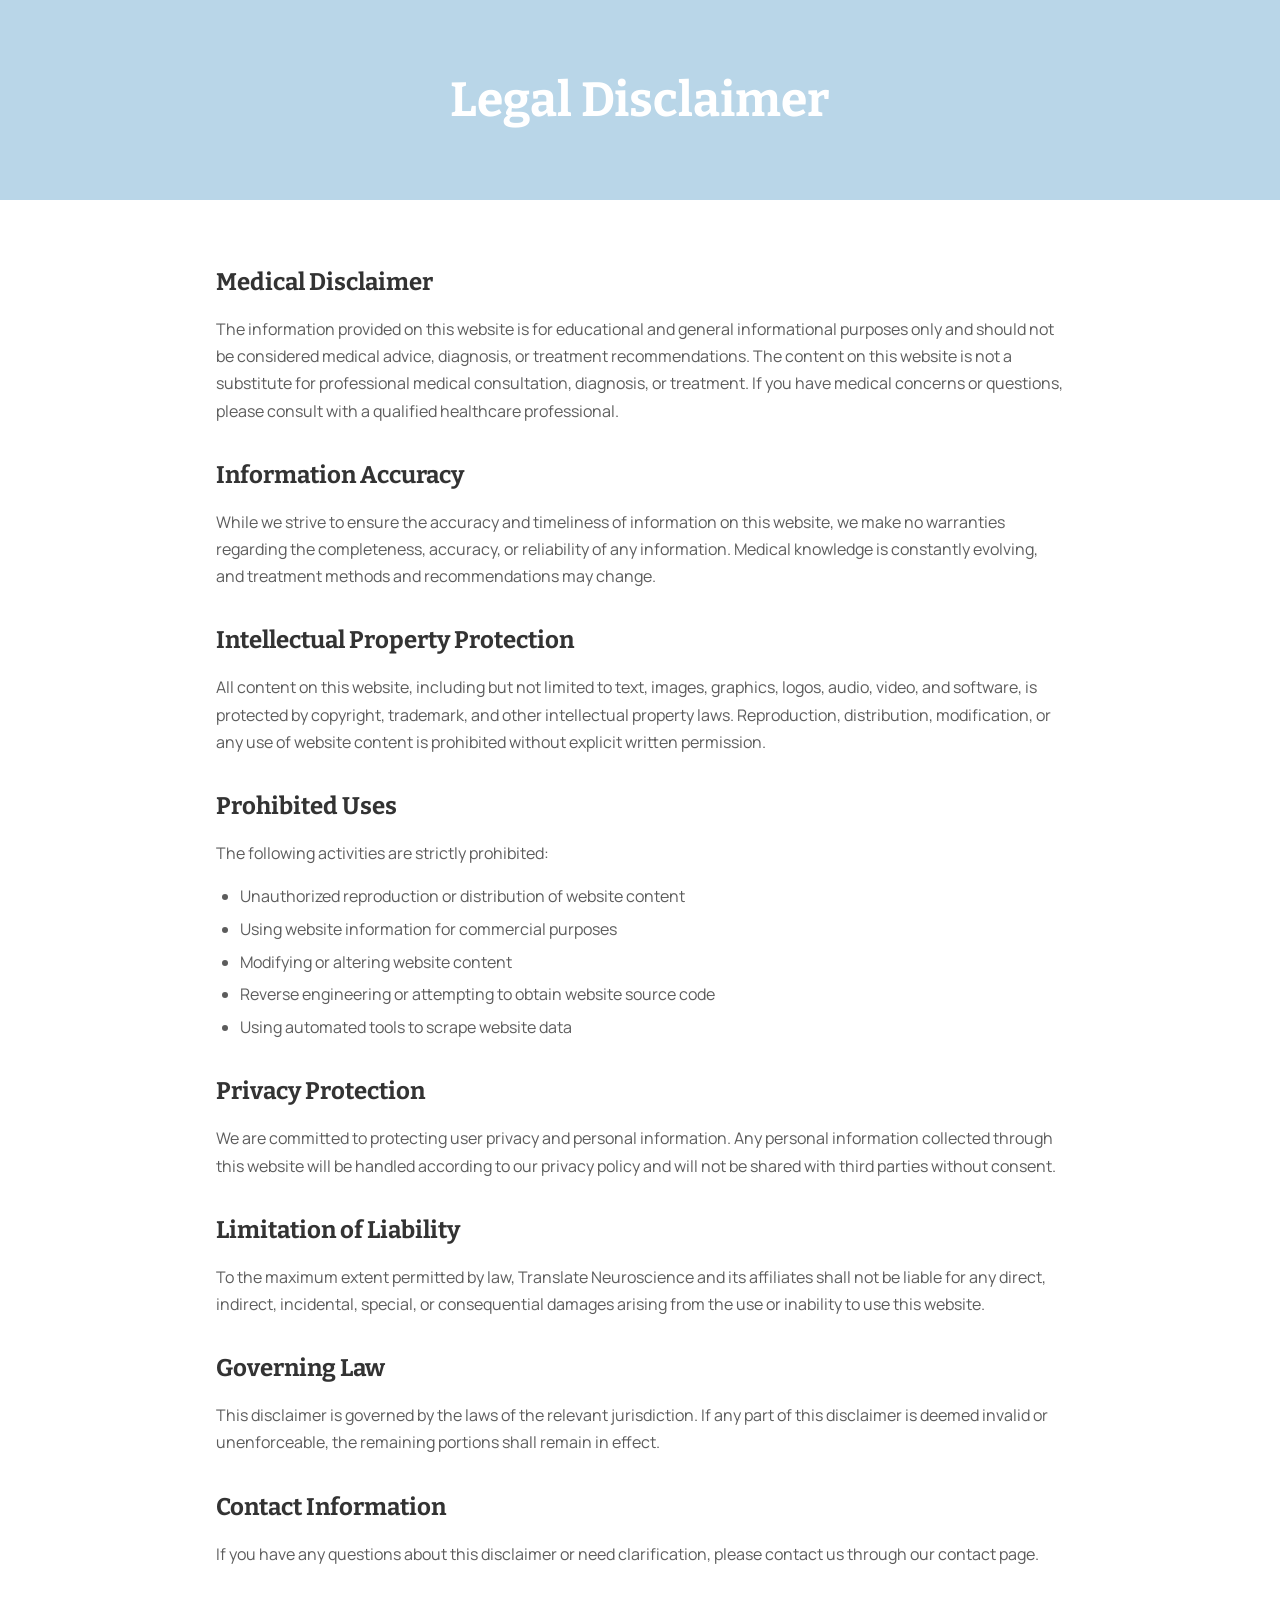
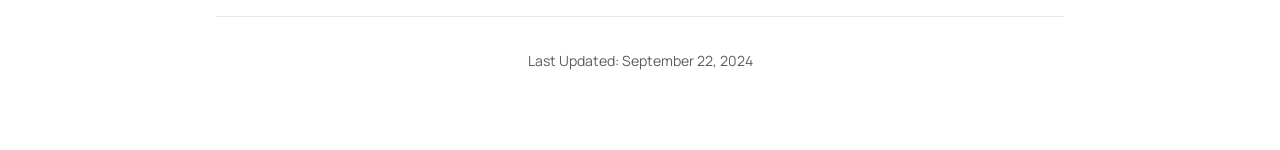
<file: legal-disclaimer.html>
<!DOCTYPE html>
<html lang="en">
<head>
  <meta charset="utf-8">
  <meta name="viewport" content="width=device-width, initial-scale=1">
  <title>Legal Disclaimer | Translate Neuro</title>
  <meta name="description" content="Legal disclaimer for Translate Neuroscience.">
  <link rel="preconnect" href="https://fonts.googleapis.com">
  <link rel="preconnect" href="https://fonts.gstatic.com" crossorigin>
  <link href="https://fonts.googleapis.com/css2?family=Bitter:wght@600;700;800&family=Manrope:wght@400;500;600;700&display=swap" rel="stylesheet">
  <link rel="stylesheet" href="css/styles.css">
  <link rel="icon" href="assets/logo.png">
</head>
<body>
  <header class="legal-hero">
    <h1 data-en="Legal Disclaimer" data-zh="法律免責聲明">Legal Disclaimer</h1>
  </header>
  <main class="legal-main">
    <section>
      <h2 data-en="Medical Disclaimer" data-zh="醫療免責聲明">Medical Disclaimer</h2>
      <p data-en="The information provided on this website is for educational and general informational purposes only and should not be considered medical advice, diagnosis, or treatment recommendations. The content on this website is not a substitute for professional medical consultation, diagnosis, or treatment. If you have medical concerns or questions, please consult with a qualified healthcare professional." data-zh="本網站提供的資訊僅供教育和一般資訊目的使用，不應被視為醫療建議、診斷或治療建議。本網站內容不能替代專業醫療諮詢、診斷或治療。如果您有醫療問題或疑慮，請務必諮詢合格的醫療專業人員。">The information provided on this website is for educational and general informational purposes only and should not be considered medical advice, diagnosis, or treatment recommendations. The content on this website is not a substitute for professional medical consultation, diagnosis, or treatment. If you have medical concerns or questions, please consult with a qualified healthcare professional.</p>
    </section>
    <section>
      <h2 data-en="Information Accuracy" data-zh="資訊準確性">Information Accuracy</h2>
      <p data-en="While we strive to ensure the accuracy and timeliness of information on this website, we make no warranties regarding the completeness, accuracy, or reliability of any information. Medical knowledge is constantly evolving, and treatment methods and recommendations may change." data-zh="雖然我們努力確保本網站資訊的準確性和時效性，但我們不對任何資訊的完整性、準確性或可靠性作出保證。醫學知識不斷發展，治療方法和建議可能會發生變化。">While we strive to ensure the accuracy and timeliness of information on this website, we make no warranties regarding the completeness, accuracy, or reliability of any information. Medical knowledge is constantly evolving, and treatment methods and recommendations may change.</p>
    </section>
    <section>
      <h2 data-en="Intellectual Property Protection" data-zh="知識產權保護">Intellectual Property Protection</h2>
      <p data-en="All content on this website, including but not limited to text, images, graphics, logos, audio, video, and software, is protected by copyright, trademark, and other intellectual property laws. Reproduction, distribution, modification, or any use of website content is prohibited without explicit written permission." data-zh="本網站的所有內容，包括但不限於文字、圖像、圖形、標誌、音頻、視頻和軟體，均受版權、商標和其他知識產權法律保護。未經明確書面許可，禁止複製、分發、修改或以任何方式使用本網站的任何內容。">All content on this website, including but not limited to text, images, graphics, logos, audio, video, and software, is protected by copyright, trademark, and other intellectual property laws. Reproduction, distribution, modification, or any use of website content is prohibited without explicit written permission.</p>
    </section>
    <section>
      <h2 data-en="Prohibited Uses" data-zh="禁止使用">Prohibited Uses</h2>
      <p data-en="The following activities are strictly prohibited:" data-zh="嚴禁以下行為：">The following activities are strictly prohibited:</p>
      <ul>
        <li data-en="Unauthorized reproduction or distribution of website content" data-zh="未經授權複製或分發網站內容">Unauthorized reproduction or distribution of website content</li>
        <li data-en="Using website information for commercial purposes" data-zh="將網站資訊用於商業目的">Using website information for commercial purposes</li>
        <li data-en="Modifying or altering website content" data-zh="修改或篡改網站內容">Modifying or altering website content</li>
        <li data-en="Reverse engineering or attempting to obtain website source code" data-zh="反向工程或試圖獲取網站源代碼">Reverse engineering or attempting to obtain website source code</li>
        <li data-en="Using automated tools to scrape website data" data-zh="使用自動化工具抓取網站數據">Using automated tools to scrape website data</li>
      </ul>
    </section>
    <section>
      <h2 data-en="Privacy Protection" data-zh="隱私保護">Privacy Protection</h2>
      <p data-en="We are committed to protecting user privacy and personal information. Any personal information collected through this website will be handled according to our privacy policy and will not be shared with third parties without consent." data-zh="我們致力於保護用戶隱私和個人資訊。任何通過本網站收集的個人資訊將按照我們的隱私政策處理，不會在未經同意的情況下與第三方分享。">We are committed to protecting user privacy and personal information. Any personal information collected through this website will be handled according to our privacy policy and will not be shared with third parties without consent.</p>
    </section>
    <section>
      <h2 data-en="Limitation of Liability" data-zh="責任限制">Limitation of Liability</h2>
      <p data-en="To the maximum extent permitted by law, Translate Neuroscience and its affiliates shall not be liable for any direct, indirect, incidental, special, or consequential damages arising from the use or inability to use this website." data-zh="在法律允許的最大範圍內，詮譯腦科及其關聯方不對因使用或無法使用本網站而產生的任何直接、間接、偶然、特殊或後果性損害承擔責任。">To the maximum extent permitted by law, Translate Neuroscience and its affiliates shall not be liable for any direct, indirect, incidental, special, or consequential damages arising from the use or inability to use this website.</p>
    </section>
    <section>
      <h2 data-en="Governing Law" data-zh="適用法律">Governing Law</h2>
      <p data-en="This disclaimer is governed by the laws of the relevant jurisdiction. If any part of this disclaimer is deemed invalid or unenforceable, the remaining portions shall remain in effect." data-zh="本免責聲明受相關司法管轄區法律管轄。如果本免責聲明的任何部分被認定為無效或不可執行，其餘部分仍然有效。">This disclaimer is governed by the laws of the relevant jurisdiction. If any part of this disclaimer is deemed invalid or unenforceable, the remaining portions shall remain in effect.</p>
    </section>
    <section>
      <h2 data-en="Contact Information" data-zh="聯繫資訊">Contact Information</h2>
      <p data-en="If you have any questions about this disclaimer or need clarification, please contact us through our contact page." data-zh="如果您對本免責聲明有任何疑問或需要澄清，請通過我們的聯繫頁面與我們聯繫。">If you have any questions about this disclaimer or need clarification, please contact us through our contact page.</p>
    </section>
    <p class="updated" data-en="Last Updated: September 22, 2024" data-zh="最後更新：2024年9月22日">Last Updated: September 22, 2024</p>
  </main>
  <script src="js/site.js"></script>
  <script src="https://widgets.leadconnectorhq.com/loader.js" data-resources-url="https://widgets.leadconnectorhq.com/chat-widget/loader.js" data-widget-id="6ad66be6d3ae3b035cd1f475"></script>
</body>
</html>
</file>
<file: css/styles.css>
:root {
  --primary: #b9d6e8;
  --primary-10: rgba(185, 214, 232, 0.1);
  --primary-20: rgba(185, 214, 232, 0.2);
  --primary-30: rgba(185, 214, 232, 0.3);
  --ink: #333333;
  --ink-60: rgba(51, 51, 51, 0.6);
  --ink-80: rgba(51, 51, 51, 0.8);
  --bg: #ffffff;
  --secondary: #f9fafb;
  --panel: #e6f0f6;
  --purple: #6b21a8;
  --heading: "Bitter", Georgia, serif;
  --body: "Manrope", "Avenir Next", "Segoe UI", sans-serif;
  --wordmark: "Montserrat", "Avenir Next", sans-serif;
  --max: 120rem;
}

* { box-sizing: border-box; }
html { scroll-behavior: smooth; }
body {
  margin: 0;
  color: var(--ink);
  background: var(--bg);
  font-family: var(--body);
  font-size: 16px;
  line-height: 1.5;
}
img { max-width: 100%; display: block; }
a { color: inherit; text-decoration: none; }
button, .btn {
  font-family: inherit;
  cursor: pointer;
}
h1, h2, h3, h4, h5 { font-family: var(--heading); color: var(--ink); margin: 0; }

.wrap { max-width: var(--max); margin: 0 auto; padding: 0 1.5rem; }
.muted { color: var(--ink-80); }
.faint { color: var(--ink-60); }

.site-header {
  position: fixed;
  inset: 0 0 auto 0;
  z-index: 50;
  background: rgba(255, 255, 255, 0.95);
  backdrop-filter: blur(6px);
  border-bottom: 1px solid var(--primary-20);
  box-shadow: 0 1px 2px rgba(0, 0, 0, 0.04);
}
.site-header .wrap { padding-top: 1rem; padding-bottom: 1rem; }
.nav {
  display: flex;
  align-items: center;
  justify-content: space-between;
  gap: 1rem;
}
.brand { display: flex; align-items: center; gap: 0.5rem; color: inherit; }
.brand img { width: 3rem; height: 3rem; object-fit: contain; }
.wordmark {
  font-family: var(--wordmark);
  font-weight: 400;
  line-height: 1.15;
  font-size: 1rem;
}
.wordmark .lower { letter-spacing: 0.08em; text-transform: lowercase; }
.wordmark .upper {
  font-family: var(--wordmark);
  font-weight: 700;
  letter-spacing: 0.02em;
  text-transform: uppercase;
  color: var(--purple);
  font-size: 0.875rem;
}
.nav-links { display: none; align-items: center; gap: 2rem; }
.nav-links a {
  color: var(--ink);
  transition: color 0.15s ease;
}
.nav-links a:hover { color: var(--primary); }

.lang-btn, .btn {
  display: inline-flex;
  align-items: center;
  justify-content: center;
  gap: 0.5rem;
  border-radius: 0.375rem;
  border: 1px solid #333;
  background: transparent;
  color: var(--ink);
  font-size: 0.75rem;
  font-weight: 500;
  padding: 0.4rem 0.75rem;
  transition: background 0.15s ease, border-color 0.15s ease;
}
.lang-btn:hover, .btn:hover { background: var(--primary-10); }
.btn-primary {
  background: var(--primary);
  border-color: transparent;
  color: #333;
  box-shadow: 0 1px 2px rgba(0, 0, 0, 0.08);
  font-size: 0.875rem;
  padding: 0.7rem 2rem;
}
.btn-primary:hover { background: #a9cbe0; }
.btn-block { width: 100%; }
.btn svg, .lang-btn svg { width: 1rem; height: 1rem; }

.menu-toggle {
  width: 2.5rem;
  height: 2.5rem;
  border-radius: 0.5rem;
  border: 1px solid var(--primary-20);
  background: var(--primary);
  color: #333;
  display: inline-flex;
  align-items: center;
  justify-content: center;
  box-shadow: 0 1px 2px rgba(0, 0, 0, 0.08);
}
.menu-toggle svg { width: 1.25rem; height: 1.25rem; }
.menu-slot { position: relative; }

.mobile-menu {
  display: none;
  position: absolute;
  top: 3rem;
  right: 0;
  width: 18rem;
  max-width: calc(100vw - 2rem);
  background: #fff;
  border: 1px solid var(--primary-20);
  border-radius: 0.75rem;
  box-shadow: 0 18px 40px rgba(0, 0, 0, 0.16);
  overflow: hidden;
  z-index: 60;
}
.mobile-menu.open { display: block; }
.menu-head {
  display: flex;
  align-items: center;
  justify-content: space-between;
  background: var(--primary-10);
  border-bottom: 1px solid rgba(185, 214, 232, 0.35);
  padding: 0.75rem 1rem;
}
.menu-head h3 { font-size: 1rem; }
.icon-btn {
  width: 2rem;
  height: 2rem;
  border: 0;
  background: transparent;
  border-radius: 0.375rem;
}
.icon-btn:hover { background: var(--primary-10); }
.menu-label {
  margin: 0;
  padding: 0.5rem 0.75rem;
  font-family: var(--heading);
  font-size: 0.75rem;
  letter-spacing: 0.06em;
  text-transform: uppercase;
  color: var(--ink-60);
  font-weight: 500;
}
.menu-link {
  display: flex;
  align-items: center;
  gap: 0.75rem;
  padding: 0.75rem;
  border-radius: 0.5rem;
  margin: 0 0.5rem;
}
.menu-link:hover { background: var(--primary-10); }
.menu-ico {
  width: 2rem;
  height: 2rem;
  border-radius: 0.5rem;
  background: var(--primary-10);
  color: var(--primary);
  display: flex;
  align-items: center;
  justify-content: center;
  flex: none;
}
.menu-ico svg { width: 1rem; height: 1rem; }
.menu-link strong { display: block; font-weight: 500; font-size: 0.875rem; }
.menu-link span { display: block; font-size: 0.75rem; color: var(--ink-60); font-weight: 400; }
.menu-split { border-top: 1px solid rgba(185, 214, 232, 0.4); margin: 0.75rem 0 0; padding-top: 0.25rem; }
.menu-actions {
  display: grid;
  grid-template-columns: 1fr 1fr;
  gap: 0.5rem;
  padding: 0 0.75rem 0.75rem;
}
.menu-actions a {
  display: flex;
  align-items: center;
  justify-content: center;
  gap: 0.4rem;
  padding: 0.5rem;
  border-radius: 0.5rem;
  background: var(--primary-10);
  font-size: 0.75rem;
  font-weight: 500;
}
.menu-actions a:hover { background: rgba(185, 214, 232, 0.28); }
.menu-actions svg { width: 1rem; height: 1rem; color: var(--primary); }

.hero { padding: 7.5rem 0 4rem; }
.hero-grid, .split {
  display: grid;
  gap: 3rem;
  align-items: center;
}
.hero h1 {
  font-size: 2.25rem;
  line-height: 1.2;
  letter-spacing: -0.01em;
  font-weight: 700;
}
.lede { font-size: 1.125rem; line-height: 1.5; letter-spacing: 0.025em; max-width: 32rem; }
.stack { display: flex; flex-direction: column; gap: 2rem; }

.brain {
  position: relative;
  width: 100%;
  height: 24rem;
  display: flex;
  align-items: center;
  justify-content: center;
}
.brain svg { position: absolute; inset: 0; width: 100%; height: 100%; color: var(--primary); opacity: 0.2; }
.orb {
  position: relative;
  z-index: 1;
  width: 16rem;
  height: 16rem;
  border-radius: 999px;
  background: radial-gradient(circle at 30% 30%, rgba(185, 214, 232, 0.55), rgba(185, 214, 232, 0.12));
  filter: blur(28px);
}

.section { padding: 4rem 0; }
.section-alt { background: var(--secondary); }
.section-tint { background: var(--primary-10); }
.center { text-align: center; }
.center .sub {
  max-width: 48rem;
  margin: 1rem auto 0;
  font-size: 1.125rem;
  color: var(--ink-80);
}
h2.display {
  font-size: 1.875rem;
  line-height: 1.3;
  font-weight: 700;
}

.cards {
  display: grid;
  gap: 2rem;
  margin-top: 3rem;
}
.card {
  background: #fff;
  border: 1px solid var(--primary-20);
  border-radius: 0.75rem;
  overflow: hidden;
  transition: box-shadow 0.2s ease;
}
.card:hover { box-shadow: 0 10px 24px rgba(51, 51, 51, 0.08); }
.card.soft { background: var(--secondary); }
.card-body { padding: 1.5rem; }
.card h3 { font-size: 1.25rem; font-weight: 600; margin-bottom: 0.75rem; }
.card p { margin: 0 0 1rem; color: var(--ink-80); }
.card img.cover { width: 100%; height: 12rem; object-fit: cover; }
.thumb { margin: 0 0 1rem; border-radius: 0.5rem; overflow: hidden; }
.meta {
  display: flex;
  align-items: center;
  gap: 0.5rem;
  color: var(--ink-60);
  font-size: 0.875rem;
  margin-bottom: 0.75rem;
}
.meta svg { width: 1rem; height: 1rem; flex: none; }
.between { justify-content: space-between; }

.checks { display: flex; flex-direction: column; gap: 1rem; margin: 0; padding: 0; list-style: none; }
.checks li { display: flex; gap: 0.75rem; align-items: flex-start; color: var(--ink-80); }
.checks svg { width: 1.25rem; height: 1.25rem; color: var(--primary); margin-top: 0.15rem; flex: none; }

.feature-panel {
  background: var(--panel);
  border-radius: 0.5rem;
  padding: 2rem;
  text-align: center;
}
.feature-icon {
  width: 4rem;
  height: 4rem;
  margin: 0 auto 1.25rem;
  border-radius: 999px;
  background: var(--primary);
  color: #333;
  display: flex;
  align-items: center;
  justify-content: center;
}
.feature-icon svg { width: 1.75rem; height: 1.75rem; }
.feature-panel h3 { font-size: 1.5rem; margin-bottom: 0.75rem; }

.contact-grid { max-width: 56rem; margin: 3rem auto 0; }
.contact-card { padding: 2rem; text-align: center; }
.bubble {
  width: 4rem;
  height: 4rem;
  margin: 0 auto 1.5rem;
  border-radius: 999px;
  background: var(--primary-10);
  color: var(--primary);
  display: flex;
  align-items: center;
  justify-content: center;
}
.bubble svg { width: 1.6rem; height: 1.6rem; }
.contact-card a { color: var(--primary); font-size: 1.125rem; }
.contact-card a:hover { color: #8fb8d2; }
.contact-card .faint { margin-top: 0.5rem; font-size: 0.875rem; }

.more { text-align: center; margin-top: 3rem; }

.site-footer {
  background: var(--secondary);
  border-top: 1px solid var(--primary-20);
  padding: 3rem 0;
}
.footer-grid { display: grid; gap: 2rem; }
.footer-brand img { width: 2rem; height: 2rem; }
.footer-brand .wordmark { font-size: 0.875rem; }
.footer-brand .upper { font-size: 0.75rem; }
.site-footer h4 { margin-bottom: 1rem; font-size: 1rem; }
.site-footer ul { list-style: none; margin: 0; padding: 0; display: flex; flex-direction: column; gap: 0.5rem; font-size: 0.875rem; }
.site-footer a { color: var(--ink-80); }
.site-footer a:hover, .site-footer .legal:hover { color: var(--primary); }
.site-footer li { color: var(--ink-80); }
.legal-row {
  border-top: 1px solid var(--primary-20);
  margin-top: 2rem;
  padding-top: 2rem;
  text-align: center;
  color: var(--ink-60);
  font-size: 0.875rem;
}
.legal-row a { color: var(--ink-60); }

.page-header {
  border-bottom: 1px solid var(--primary-20);
  background: #fff;
}
.page-header .brand img { width: 2rem; height: 2rem; }
.page-header .brand-name {
  font-family: var(--heading);
  font-weight: 700;
  font-size: 1.25rem;
}
.back {
  display: inline-flex;
  align-items: center;
  gap: 0.5rem;
  color: var(--ink-80);
  padding: 1.5rem 0 0;
}
.back:hover { color: var(--primary); }
.back svg { width: 1rem; height: 1rem; }

.profile {
  background: linear-gradient(135deg, rgba(185, 214, 232, 0.12), rgba(185, 214, 232, 0.28));
  border-radius: 1rem;
  padding: 2rem;
}
.profile-grid { display: grid; gap: 2rem; }
.portrait {
  width: 12rem;
  height: 12rem;
  border-radius: 1rem;
  overflow: hidden;
  border: 4px solid var(--primary-30);
  box-shadow: 0 10px 24px rgba(51, 51, 51, 0.12);
  margin: 0 auto 1.5rem;
}
.portrait img { width: 100%; height: 100%; object-fit: cover; }
.specialty { color: var(--primary); font-weight: 600; font-size: 1.25rem; margin: 0 0 1rem; }
.row-actions { display: flex; flex-wrap: wrap; gap: 0.75rem; justify-content: center; margin-bottom: 1.5rem; }
.years { display: flex; align-items: center; justify-content: center; gap: 0.75rem; font-family: var(--heading); font-weight: 600; }
.years svg { width: 1.25rem; height: 1.25rem; color: var(--primary); }
.bio-block { margin-bottom: 2rem; }
.bio-block h3 {
  display: flex;
  align-items: center;
  gap: 0.75rem;
  font-size: 1.5rem;
  margin-bottom: 1rem;
}
.bio-block h3 svg { width: 1.5rem; height: 1.5rem; color: var(--primary); }
.bio-block p { margin: 0; color: var(--ink-80); line-height: 1.7; font-size: 1.05rem; }
.facts {
  display: grid;
  gap: 2rem;
  margin-top: 1rem;
  padding-top: 2rem;
  border-top: 1px solid var(--primary-20);
}
.fact { display: flex; gap: 0.75rem; align-items: flex-start; }
.fact svg { width: 1.5rem; height: 1.5rem; color: var(--primary); margin-top: 0.15rem; flex: none; }
.fact h4 { font-size: 1.25rem; margin-bottom: 0.75rem; }
.pre { white-space: pre-line; color: var(--ink-80); line-height: 1.7; }
.member-list { color: var(--ink-80); line-height: 1.7; }
.schedule { text-align: center; margin-top: 3rem; }

.legal-hero {
  background: var(--primary);
  color: #fff;
  padding: 4rem 1.5rem;
}
.legal-hero h1 {
  color: #fff;
  text-align: center;
  font-size: 2.25rem;
  font-weight: 700;
}
.legal-main { max-width: 56rem; margin: 0 auto; padding: 4rem 1.5rem; }
.legal-main section { margin-bottom: 2rem; }
.legal-main h2 { font-size: 1.5rem; margin-bottom: 1rem; }
.legal-main p, .legal-main li { color: var(--ink-80); line-height: 1.7; }
.legal-main ul { margin: 0.5rem 0 0; padding-left: 1.5rem; }
.legal-main li { margin: 0.35rem 0; }
.updated {
  border-top: 1px solid #e5e7eb;
  margin-top: 3rem;
  padding-top: 2rem;
  text-align: center;
  color: var(--ink-60);
  font-size: 0.875rem;
}

.clamp-2 {
  display: -webkit-box;
  -webkit-line-clamp: 2;
  -webkit-box-orient: vertical;
  overflow: hidden;
}
.clamp-3 {
  display: -webkit-box;
  -webkit-line-clamp: 3;
  -webkit-box-orient: vertical;
  overflow: hidden;
}

@media (min-width: 768px) {
  .nav-links { display: flex; }
  .menu-slot { display: none; }
  .hero h1 { font-size: 3.75rem; line-height: 1.1; letter-spacing: -0.02em; font-weight: 800; }
  h2.display { font-size: 2.25rem; }
  .cards.three { grid-template-columns: 1fr 1fr; }
  .cards.two, .contact-grid, .facts, .footer-grid { grid-template-columns: 1fr 1fr; }
  .section { padding: 6rem 0; }
  .legal-hero h1 { font-size: 3rem; }
  .portrait { margin-left: 0; }
  .profile-side { text-align: left; }
  .row-actions, .years { justify-content: flex-start; }
}
@media (min-width: 1024px) {
  .hero-grid, .split, .profile-grid { grid-template-columns: 1fr 1fr; }
  .profile-grid { grid-template-columns: 1fr 2fr; align-items: start; }
  .cards.three { grid-template-columns: 1fr 1fr 1fr; }
  .footer-grid { grid-template-columns: 1.3fr 1fr 1fr 1fr; }
}
@media (max-width: 767px) {
  .profile-side { text-align: center; }
}
</file>
